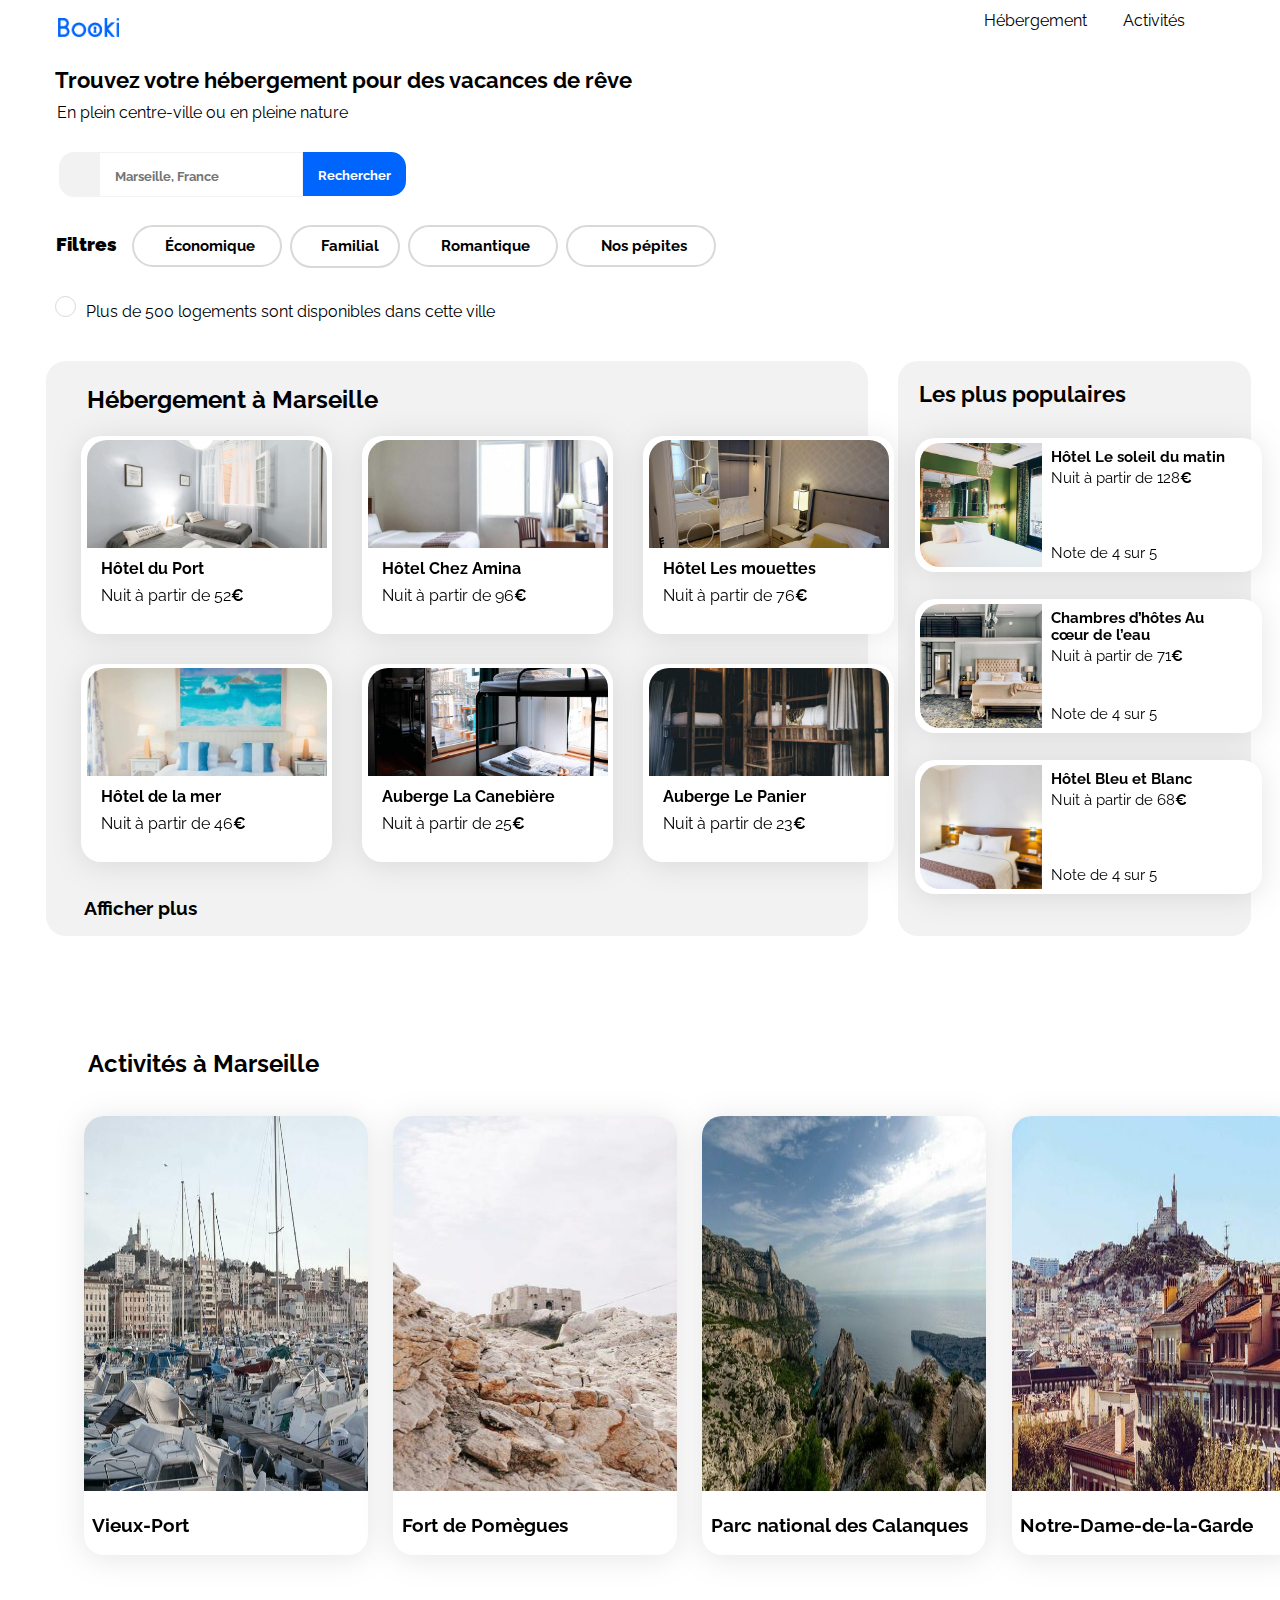
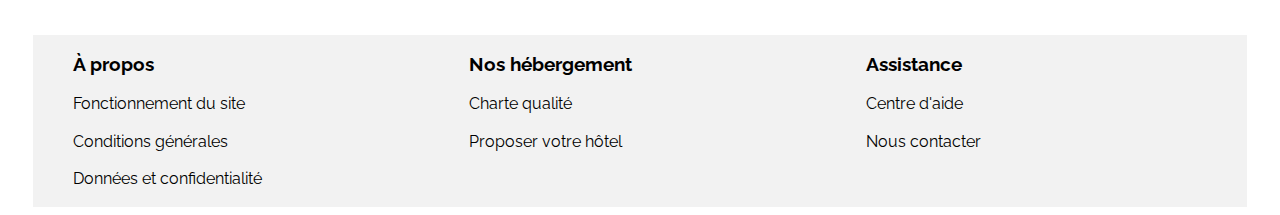
<file: index.html>
<!DOCTYPE html>
<html lang="fr">

<head>
    <meta charset="UTF-8">
    <meta name="viewport" content="width=device-width, initial-scale=1.0">
    <title>Booki</title>
    <link rel="preconnect" href="https://fonts.googleapis.com">
    <link rel="preconnect" href="https://fonts.gstatic.com" crossorigin>
    <link href="https://fonts.googleapis.com/css2?family=Raleway:wght@400;500;700&display=swap" rel="stylesheet">
    <link rel="stylesheet" href="https://cdnjs.cloudflare.com/ajax/libs/font-awesome/6.2.1/css/all.min.css"
        integrity="sha512-MV7K8+y+gLIBoVD59lQIYicR65iaqukzvf/nwasF0nqhPay5w/9lJmVM2hMDcnK1OnMGCdVK+iQrJ7lzPJQd1w=="
        crossorigin="anonymous" referrerpolicy="no-referrer" />
        <link href="https://fonts.googleapis.com/css2?family=Poppins:wght@700&display=swap" rel="stylesheet">
    <link rel="stylesheet" href="./css/style.css">

</head>

<body>
<header>
<nav> 
    <div class="logo">
        <img class="logo"   src="images/logo/Booki@3x.png" alt="logobooki">
    </div>
           <ul class="nav-links">
            <li> <a class="hebergementss" href="#title-hebergements">Hébergement</a></li>
            <li ><a class="activitess" href="#Activités">Activités</a></li>
        </ul>


</nav>
          <section>
                <h1>Trouvez votre hébergement pour des vacances de rêve</h1>
                <p class="soustitres"> En plein centre-ville ou en pleine nature</p>

                <form action="#" method="#">
                    <i class="fas fa-map-marker-alt"></i>
                    <input type="text" id="search" name="search" placeholder="Marseille, France">

                <div class="recherche-button">
                    <button type="submit" class="button"><strong>Rechercher</strong> 
                    <strong class="search-text"></strong>
                    <i class="fas fa-search search-icon"></i>
                </button>
                 </div>
                </form>
               
                
                <div class="filter-header">
                    <h2 class="filter-title"><strong>Filtres</strong></h2>
                    <ul class="filters">
                        <li><button class="economique"> <i class="fa-solid fa-money-bill-wave"></i><strong>Économique</strong></button></li>
                        <li><button class="Familial"> <i class="fa-solid fa-person"></i><strong>Familial</strong> </button></li>
                        <li><button class="romantique"><i class="fas fa-heart"> </i><strong>Romantique</strong></button></li>
                        <li><button class="nospepites"><i class="fas fa-fire"> </i><strong>Nos pépites</strong></button></li>
                    </ul>
                </div>
                <p class="soustitress"><i class="fa-solid fa-info"></i>Plus de 500 logements sont disponibles dans cette ville</p>
           </section>

</header>

    <div class="main-container">

        <main>
            <div class="hebergements-and-populaires">
                
                <section class="hebergements">
                    <div class="hebergements-title">
                        <h2 id="title-hebergements" class="section-titlemarseille">Hébergement à Marseille</h2>
                    </div>
                    
                    <div class="hebergements-cards">
                  
                      <a href="#">
                        <article class="card">
                          <img src="images/hebergements/hotelduport.jpg" alt="Image de la chambre d'hôtel montrant un lit">
                          <div class="card-content">
                            <div class="card-txt">
                              <h3 class="card-title">Hôtel du Port</h3>
                              <p class="card-subtitle">Nuit à partir de 52<span class="euro">€</span></p>
                              <div class="card-rating">
                                <i class="fa-xs fa-solid fa-star"></i>
                                <i class="fa-xs fa-solid fa-star"></i>
                                <i class="fa-xs fa-solid fa-star"></i>
                                <i class="fa-xs fa-solid fa-star"></i>
                                <i class="fa-xs fa-solid fa-star neutral-star"></i>
                              </div>
                            </div>
                          </div>
                        </article>
                      </a>
                  
                      <a href="#">
                        <article class="card">
                          <img src="images/hebergements/hotelchezamina.jpg" alt="Image de la chambre d'hôtel montrant un lit">
                          <div class="card-content">
                            <div class="card-txt">
                              <h3 class="card-title">Hôtel Chez Amina</h3>
                              <p class="card-subtitle">Nuit à partir de 96<span class="euro">€</span></p>
                              <div class="card-rating">
                                <i class="fa-xs fa-solid fa-star"></i>
                                <i class="fa-xs fa-solid fa-star"></i>
                                <i class="fa-xs fa-solid fa-star"></i>
                                <i class="fa-xs fa-solid fa-star"></i>
                                <i class="fa-xs fa-solid fa-star neutral-star"></i>
                              </div>
                            </div>
                          </div>
                        </article>
                      </a>
                  
                      <a href="#">
                        <article class="card">
                          <img src="images/hebergements/hotellesmouettes.jpg" alt="Image de la chambre d'hôtel montrant un lit">
                          <div class="card-content">
                            <div class="card-txt">
                              <h3 class="card-title">Hôtel Les mouettes</h3>
                              <p class="card-subtitle">Nuit à partir de 76<span class="euro">€</span></p>
                              <div class="card-rating">
                                <i class="fa-xs fa-solid fa-star"></i>
                                <i class="fa-xs fa-solid fa-star"></i>
                                <i class="fa-xs fa-solid fa-star"></i>
                                <i class="fa-xs fa-solid fa-star"></i>
                                <i class="fa-xs fa-solid fa-star neutral-star"></i>
                              </div>
                            </div>
                          </div>
                        </article>
                      </a>
                  
                      <a href="#">
                        <article class="card">
                          <img src="images/hebergements/hoteldelamer.jpg" alt="Image de la chambre d'hôtel montrant un lit">
                          <div class="card-content">
                            <div class="card-txt">
                              <h3 class="card-title">Hôtel de la mer</h3>
                              <p class="card-subtitle">Nuit à partir de 46<span class="euro">€</span></p>
                              <div class="card-rating">
                                <i class="fa-xs fa-solid fa-star"></i>
                                <i class="fa-xs fa-solid fa-star"></i>
                                <i class="fa-xs fa-solid fa-star"></i>
                                <i class="fa-xs fa-solid fa-star"></i>
                                <i class="fa-xs fa-solid fa-star neutral-star"></i>
                              </div>
                            </div>
                          </div>
                        </article>
                      </a>
                  
                      <a href="#">
                        <article class="card">
                          <img src="images/hebergements/aubergelacanebiere.jpg" alt="Image de la chambre d'hôtel montrant un lit">
                          <div class="card-content">
                            <div class="card-txt">
                              <h3 class="card-title">Auberge La Canebière</h3>
                              <p class="card-subtitle">Nuit à partir de 25<span class="euro">€</span></p>
                              <div class="card-rating">
                                <i class="fa-xs fa-solid fa-star"></i>
                                <i class="fa-xs fa-solid fa-star"></i>
                                <i class="fa-xs fa-solid fa-star"></i>
                                <i class="fa-xs fa-solid fa-star"></i>
                                <i class="fa-xs fa-solid fa-star neutral-star"></i>
                              </div>
                            </div>
                          </div>
                        </article>
                      </a>
                  
                      <a href="#">
                        <article class="card">
                          <img src="images/hebergements/aubergelepanier.jpg" alt="Image de la chambre d'hôtel montrant plusieurs lits">
                          <div class="card-content">
                            <div class="card-txt">
                              <h3 class="card-title">Auberge Le Panier</h3>
                              <p class="card-subtitle">Nuit à partir de 23<span class="euro">€</span></p>
                              <div class="card-rating">
                                <i class="fa-xs fa-solid fa-star"></i>
                                <i class="fa-xs fa-solid fa-star"></i>
                                <i class="fa-xs fa-solid fa-star"></i>
                                <i class="fa-xs fa-solid fa-star"></i>
                                <i class="fa-xs fa-solid fa-star neutral-star"></i>
                              </div>
                            </div>
                          </div>
                        </article>
                      </a>
                  
                    </div>
                    <div class="afficher-plustitle">
                        <h2 class="afficher-plus">Afficher plus</h2>
                        </div>
                  </section>

        
                
                    <section class="populaires">
                        <div class="populaires-title">
                            <h2 class="section-title">Les plus populaires</h2>
                            <i class="fa-solid fa-chart-line" aria-hidden="true"></i>
                        </div>
                        <div class="populaires-cards">
                            <a href="#">
                                <article class="card">
                                    <img src="images/hebergements/hotellesoleildumatin.jpg" alt="Image de la chambre d'hôtel montrant un lit et une fenêtre">
                                    <div class="card-content">
                                        <div class="card-txt">
                                            <h3 class="card-title">Hôtel Le soleil du matin</h3>
                                            <p class="card-subtitle">Nuit à partir de 128<span class="euro">€</span></p>
                                        </div>
                                        <div class="card-rating">
                                            <i class="fa-xs fa-solid fa-star" aria-hidden="true"></i>
                                            <i class="fa-xs fa-solid fa-star" aria-hidden="true"></i>
                                            <i class="fa-xs fa-solid fa-star" aria-hidden="true"></i>
                                            <i class="fa-xs fa-solid fa-star" aria-hidden="true"></i>
                                            <i class="fa-xs fa-solid fa-star neutral-star" aria-hidden="true"></i>
                                            <span class="sr-only">Note de 4 sur 5</span>
                                        </div>
                                    </div>
                                </article>
                            </a>
        
                            <a href="#">
                                <article class="card">
                                    <img src="images/hebergements/chambredhotedeleau.jpg" alt="Image de la chambre d'hôtel montrant un lit et le salon">
                                    <div class="card-content">
                                        <div class="card-txt">
                                            <h3 class="card-title">Chambres d’hôtes Au cœur de l’eau</h3>
                                            <p class="card-subtitle">Nuit à partir de 71<span class="euro">€</span></p>
                                        </div>
                                        <div class="card-rating">
                                            <i class="fa-xs fa-solid fa-star" aria-hidden="true"></i>
                                            <i class="fa-xs fa-solid fa-star" aria-hidden="true"></i>
                                            <i class="fa-xs fa-solid fa-star" aria-hidden="true"></i>
                                            <i class="fa-xs fa-solid fa-star" aria-hidden="true"></i>
                                            <i class="fa-xs fa-solid fa-star neutral-star" aria-hidden="true"></i>
                                            <span class="sr-only">Note de 4 sur 5</span>
                                        </div>
                                    </div>
                                </article>
                            </a>
        
                            <a href="#">
                                <article class="card">
                                    <img src="images/hebergements/hotelbleuetblanc.jpg" alt="Image de la chambre d'hôtel montrant un lit">
                                    <div class="card-content">
                                        <div class="card-txt">
                                            <h3 class="card-title">Hôtel Bleu et Blanc</h3>
                                            <p class="card-subtitle">Nuit à partir de 68<span class="euro">€</span></p>
                                        </div>
                                        <div class="card-rating">
                                            <i class="fa-xs fa-solid fa-star" aria-hidden="true"></i>
                                            <i class="fa-xs fa-solid fa-star" aria-hidden="true"></i>
                                            <i class="fa-xs fa-solid fa-star" aria-hidden="true"></i>
                                            <i class="fa-xs fa-solid fa-star" aria-hidden="true"></i>
                                            <i class="fa-xs fa-solid fa-star neutral-star" aria-hidden="true"></i>
                                            <span class="sr-only">Note de 4 sur 5</span>
                                        </div>
                                    </div>
                                </article>
                            </a>
                        </div>
                    </section>
                </div>
            </div> 
            <h2 id="Activités" class="section-titlemarseille">Activités à Marseille</h2>
            <section class="activitesamarseille">
                <div class="activites-cardsmarseille">
                    <a href="#">
                        <article class="cardmarseille">
                            <img src="images/activites/vieuxport.jpg" alt="Image du vieuxport de Marseille">
                            <div class="card-contentmarseille">
                                <div class="card-txtmarseille">
                                    <h3 class="card-titlemarseille">Vieux-Port</h3>
                                </div>
                            </div>
                        </article>
                    </a>
                </div>
            
                <div class="activites-cardsmarseille">
                    <a href="#">
                        <article class="cardmarseille">
                            <img src="images/activites/fortdepomegues.jpg" alt="Image du Fort de Pomègues">
                            <div class="card-contentmarseille">
                                <div class="card-txtmarseille">
                                    <h3 class="card-titlemarseille">Fort de Pomègues</h3>
                                </div>
                            </div>
                        </article>
                    </a>
                </div>
            
                <div class="activites-cardsmarseille">
                    <a href="#">
                        <article class="cardmarseille">
                            <img src="images/activites/parcnationaldescalanques.jpg" alt="Image du parc national des calanques de Marseille">
                            <div class="card-contentmarseille">
                                <div class="card-txtmarseille">
                                    <h3 class="card-titlemarseille">Parc national des Calanques</h3>
                                </div>
                            </div>
                        </article>
                    </a>
                </div> 
                <div class="activites-cardsmarseille">
                    <a href="#">
                        <article class="cardmarseille">
                            <img src="images/activites/notredame.jpg" alt="Image de la ville avec en fond Notre-Dame-de-la-Garde">
                            <div class="card-contentmarseille">
                                <div class="card-txtmarseille">
                                    <h3 class="card-titlemarseille">Notre-Dame-de-la-Garde</h3>
                                </div>
                            </div>
                        </article>
                    </a>
                </div>


            </section>
                        


                                    
        </main>
        
        <footer>

            <div class="footer-container">
                <article>
                <h3>À propos</h3>
                <ul>
                    <li>Fonctionnement du site </li>
                    <li>Conditions générales </li>
                    <li>Données et confidentialité</li>
                </ul>
                </article>
                </div>

                <div class="footer-container">
                    <article>
                <h3> Nos hébergement</h3>
                <ul> 
                    <li>Charte qualité</li>
                    <li>Proposer votre hôtel</li>
                </ul>  
                </article>  
                </div>

                <div class="footer-container">
                    <article>
                <h3>Assistance</h3>
                <ul>
                    <li>Centre d'aide</li>
                    <li>Nous contacter</li>
                </ul>
                </article>
                </div>
        </footer>
    
</body>

</html>
</file>
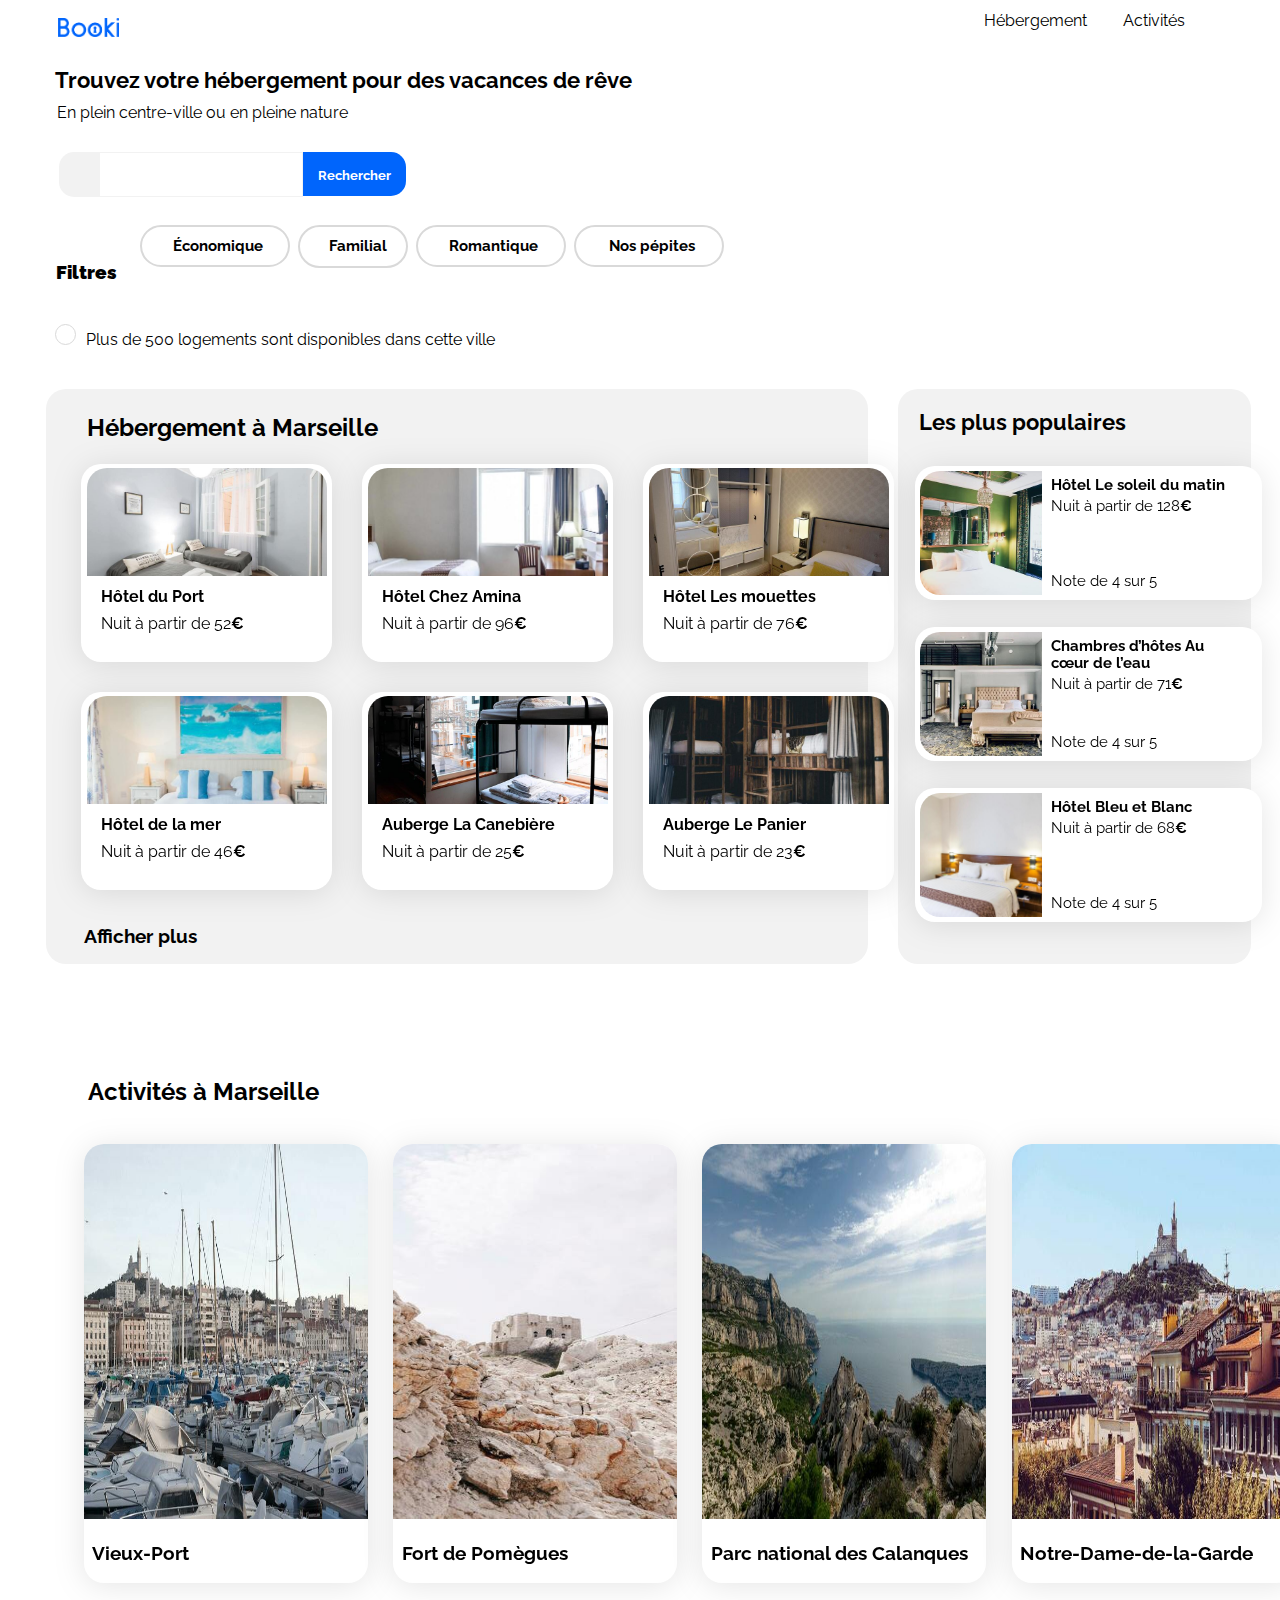
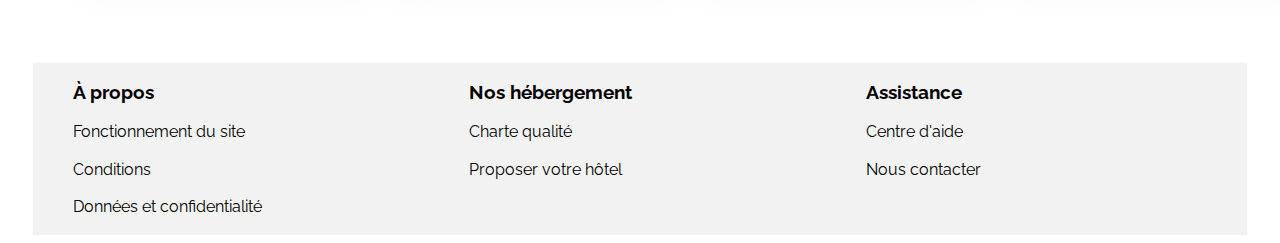
<file: booki-starter-code-master/index.html>
<!DOCTYPE html>
<html lang="fr">

<head>
    <meta charset="UTF-8">
    <meta name="viewport" content="width=device-width, initial-scale=1.0">
    <title>Booki</title>
    <link rel="preconnect" href="https://fonts.googleapis.com">
    <link rel="preconnect" href="https://fonts.gstatic.com" crossorigin>
    <link href="https://fonts.googleapis.com/css2?family=Raleway:wght@400;500;700&display=swap" rel="stylesheet">
    <link rel="stylesheet" href="https://cdnjs.cloudflare.com/ajax/libs/font-awesome/6.2.1/css/all.min.css"
        integrity="sha512-MV7K8+y+gLIBoVD59lQIYicR65iaqukzvf/nwasF0nqhPay5w/9lJmVM2hMDcnK1OnMGCdVK+iQrJ7lzPJQd1w=="
        crossorigin="anonymous" referrerpolicy="no-referrer" />
    <link rel="stylesheet" href="./css/style.css">

</head>

<body>
<header>
<nav> 
    <div class="logo">
        <img class="logo"   src="images/logo/Booki@3x.png" alt="logobooki">
    </div>
           <ul class="nav-links">
            <li> <a class="hebergementss" href="#title-hebergements">Hébergement</a></li>
            <li ><a class="activitess" href="#Activités">Activités</a></li>
        </ul>


</nav>
          <section>
                <h1>Trouvez votre hébergement pour des vacances de rêve</h1>
                <p class="soustitres"> En plein centre-ville ou en pleine nature</p>

                <form action="#" method="#">
                    <i class="fas fa-map-marker-alt"></i>
                    <input type="text" id="search" name="search" placeholder="">

                <div class="recherche-button">
                    <button type="submit" class="button"><strong>Rechercher</strong> 
                    <strong class="search-text"></strong>
                    <i class="fas fa-search search-icon"></i>
                </button>
                 </div>
                </form>
               
                
                <div class="filter-header">
                   
                    <ul class="filters">
                        <h2 class="filter-title"><strong>Filtres</strong></h2>
                        <li><button class="economique"> <i class="fa-solid fa-money-bill-wave"></i><strong>Économique</strong></button></li>
                        <li><button class="Familial"> <i class="fa-solid fa-person"></i><strong>Familial</strong> </button></li>
                        <li><button class="romantique"><i class="fas fa-heart"> </i><strong>Romantique</strong></button></li>
                        <li><button class="nospepites"><i class="fas fa-fire"> </i><strong>Nos pépites</strong></button></li>
                    </ul>
                </div>
                <p class="soustitress"><i class="fa-solid fa-info"></i>Plus de 500 logements sont disponibles dans cette ville</p>
           </section>

</header>

    <div class="main-container">

        <main>
            <div class="hebergements-and-populaires">
                
                <section class="hebergements">
                    <div class="hebergements-title">
                        <h2 id="title-hebergements" class="section-titlemarseille">Hébergement à Marseille</h2>
                    </div>
                    
                    <div class="hebergements-cards">
                  
                      <a href="#">
                        <article class="card">
                          <img src="images/hebergements/hotelduport.jpg" alt="Image de la chambre d'hôtel montrant un lit">
                          <div class="card-content">
                            <div class="card-txt">
                              <h3 class="card-title">Hôtel du Port</h3>
                              <p class="card-subtitle">Nuit à partir de 52<span class="euro">€</span></p>
                              <div class="card-rating">
                                <i class="fa-xs fa-solid fa-star"></i>
                                <i class="fa-xs fa-solid fa-star"></i>
                                <i class="fa-xs fa-solid fa-star"></i>
                                <i class="fa-xs fa-solid fa-star"></i>
                                <i class="fa-xs fa-solid fa-star neutral-star"></i>
                              </div>
                            </div>
                          </div>
                        </article>
                      </a>
                  
                      <a href="#">
                        <article class="card">
                          <img src="images/hebergements/hotelchezamina.jpg" alt="Image de la chambre d'hôtel montrant un lit">
                          <div class="card-content">
                            <div class="card-txt">
                              <h3 class="card-title">Hôtel Chez Amina</h3>
                              <p class="card-subtitle">Nuit à partir de 96<span class="euro">€</span></p>
                              <div class="card-rating">
                                <i class="fa-xs fa-solid fa-star"></i>
                                <i class="fa-xs fa-solid fa-star"></i>
                                <i class="fa-xs fa-solid fa-star"></i>
                                <i class="fa-xs fa-solid fa-star"></i>
                                <i class="fa-xs fa-solid fa-star neutral-star"></i>
                              </div>
                            </div>
                          </div>
                        </article>
                      </a>
                  
                      <a href="#">
                        <article class="card">
                          <img src="images/hebergements/hotellesmouettes.jpg" alt="Image de la chambre d'hôtel montrant un lit">
                          <div class="card-content">
                            <div class="card-txt">
                              <h3 class="card-title">Hôtel Les mouettes</h3>
                              <p class="card-subtitle">Nuit à partir de 76<span class="euro">€</span></p>
                              <div class="card-rating">
                                <i class="fa-xs fa-solid fa-star"></i>
                                <i class="fa-xs fa-solid fa-star"></i>
                                <i class="fa-xs fa-solid fa-star"></i>
                                <i class="fa-xs fa-solid fa-star"></i>
                                <i class="fa-xs fa-solid fa-star neutral-star"></i>
                              </div>
                            </div>
                          </div>
                        </article>
                      </a>
                  
                      <a href="#">
                        <article class="card">
                          <img src="images/hebergements/hoteldelamer.jpg" alt="Image de la chambre d'hôtel montrant un lit">
                          <div class="card-content">
                            <div class="card-txt">
                              <h3 class="card-title">Hôtel de la mer</h3>
                              <p class="card-subtitle">Nuit à partir de 46<span class="euro">€</span></p>
                              <div class="card-rating">
                                <i class="fa-xs fa-solid fa-star"></i>
                                <i class="fa-xs fa-solid fa-star"></i>
                                <i class="fa-xs fa-solid fa-star"></i>
                                <i class="fa-xs fa-solid fa-star"></i>
                                <i class="fa-xs fa-solid fa-star neutral-star"></i>
                              </div>
                            </div>
                          </div>
                        </article>
                      </a>
                  
                      <a href="#">
                        <article class="card">
                          <img src="images/hebergements/aubergelacanebiere.jpg" alt="Image de la chambre d'hôtel montrant un lit">
                          <div class="card-content">
                            <div class="card-txt">
                              <h3 class="card-title">Auberge La Canebière</h3>
                              <p class="card-subtitle">Nuit à partir de 25<span class="euro">€</span></p>
                              <div class="card-rating">
                                <i class="fa-xs fa-solid fa-star"></i>
                                <i class="fa-xs fa-solid fa-star"></i>
                                <i class="fa-xs fa-solid fa-star"></i>
                                <i class="fa-xs fa-solid fa-star"></i>
                                <i class="fa-xs fa-solid fa-star neutral-star"></i>
                              </div>
                            </div>
                          </div>
                        </article>
                      </a>
                  
                      <a href="#">
                        <article class="card">
                          <img src="images/hebergements/aubergelepanier.jpg" alt="Image de la chambre d'hôtel montrant plusieurs lits">
                          <div class="card-content">
                            <div class="card-txt">
                              <h3 class="card-title">Auberge Le Panier</h3>
                              <p class="card-subtitle">Nuit à partir de 23<span class="euro">€</span></p>
                              <div class="card-rating">
                                <i class="fa-xs fa-solid fa-star"></i>
                                <i class="fa-xs fa-solid fa-star"></i>
                                <i class="fa-xs fa-solid fa-star"></i>
                                <i class="fa-xs fa-solid fa-star"></i>
                                <i class="fa-xs fa-solid fa-star neutral-star"></i>
                              </div>
                            </div>
                          </div>
                        </article>
                      </a>
                  
                    </div>
                  <div class="afficher-plustitle">
                    <h2 class="afficher-plus">Afficher plus</h2>
                    </div>
                  </section>

        
                
                    <section class="populaires">
                        <div class="populaires-title">
                            <h2 class="section-title">Les plus populaires</h2>
                            <i class="fa-solid fa-chart-line" aria-hidden="true"></i>
                        </div>
                        <div class="populaires-cards">
                            <a href="#">
                                <article class="card">
                                    <img src="images/hebergements/hotellesoleildumatin.jpg" alt="Image de la chambre d'hôtel montrant un lit et une fenêtre">
                                    <div class="card-content">
                                        <div class="card-txt">
                                            <h3 class="card-title">Hôtel Le soleil du matin</h3>
                                            <p class="card-subtitle">Nuit à partir de 128<span class="euro">€</span></p>
                                        </div>
                                        <div class="card-rating">
                                            <i class="fa-xs fa-solid fa-star" aria-hidden="true"></i>
                                            <i class="fa-xs fa-solid fa-star" aria-hidden="true"></i>
                                            <i class="fa-xs fa-solid fa-star" aria-hidden="true"></i>
                                            <i class="fa-xs fa-solid fa-star" aria-hidden="true"></i>
                                            <i class="fa-xs fa-solid fa-star neutral-star" aria-hidden="true"></i>
                                            <span class="sr-only">Note de 4 sur 5</span>
                                        </div>
                                    </div>
                                </article>
                            </a>
        
                            <a href="#">
                                <article class="card">
                                    <img src="images/hebergements/chambredhotedeleau.jpg" alt="Image de la chambre d'hôtel montrant un lit et le salon">
                                    <div class="card-content">
                                        <div class="card-txt">
                                            <h3 class="card-title">Chambres d’hôtes Au cœur de l’eau</h3>
                                            <p class="card-subtitle">Nuit à partir de 71<span class="euro">€</span></p>
                                        </div>
                                        <div class="card-rating">
                                            <i class="fa-xs fa-solid fa-star" aria-hidden="true"></i>
                                            <i class="fa-xs fa-solid fa-star" aria-hidden="true"></i>
                                            <i class="fa-xs fa-solid fa-star" aria-hidden="true"></i>
                                            <i class="fa-xs fa-solid fa-star" aria-hidden="true"></i>
                                            <i class="fa-xs fa-solid fa-star neutral-star" aria-hidden="true"></i>
                                            <span class="sr-only">Note de 4 sur 5</span>
                                        </div>
                                    </div>
                                </article>
                            </a>
        
                            <a href="#">
                                <article class="card">
                                    <img src="images/hebergements/hotelbleuetblanc.jpg" alt="Image de la chambre d'hôtel montrant un lit">
                                    <div class="card-content">
                                        <div class="card-txt">
                                            <h3 class="card-title">Hôtel Bleu et Blanc</h3>
                                            <p class="card-subtitle">Nuit à partir de 68<span class="euro">€</span></p>
                                        </div>
                                        <div class="card-rating">
                                            <i class="fa-xs fa-solid fa-star" aria-hidden="true"></i>
                                            <i class="fa-xs fa-solid fa-star" aria-hidden="true"></i>
                                            <i class="fa-xs fa-solid fa-star" aria-hidden="true"></i>
                                            <i class="fa-xs fa-solid fa-star" aria-hidden="true"></i>
                                            <i class="fa-xs fa-solid fa-star neutral-star" aria-hidden="true"></i>
                                            <span class="sr-only">Note de 4 sur 5</span>
                                        </div>
                                    </div>
                                </article>
                            </a>
                        </div>
                    </section>
                </div>
            </div> 
            <h2 id="Activités" class="section-titlemarseille">Activités à Marseille</h2>
            <section class="activitesamarseille">
                <div class="activites-cardsmarseille">
                    <a href="#">
                        <article class="cardmarseille">
                            <img src="images/activites/vieuxport.jpg" alt="Image du vieuxport de Marseille">
                            <div class="card-contentmarseille">
                                <div class="card-txtmarseille">
                                    <h3 class="card-titlemarseille">Vieux-Port</h3>
                                </div>
                            </div>
                        </article>
                    </a>
                </div>
            
                <div class="activites-cardsmarseille">
                    <a href="#">
                        <article class="cardmarseille">
                            <img src="images/activites/fortdepomegues.jpg" alt="Image du Fort de Pomègues">
                            <div class="card-contentmarseille">
                                <div class="card-txtmarseille">
                                    <h3 class="card-titlemarseille">Fort de Pomègues</h3>
                                </div>
                            </div>
                        </article>
                    </a>
                </div>
            
                <div class="activites-cardsmarseille">
                    <a href="#">
                        <article class="cardmarseille">
                            <img src="images/activites/parcnationaldescalanques.jpg" alt="Image du parc national des calanques de Marseille">
                            <div class="card-contentmarseille">
                                <div class="card-txtmarseille">
                                    <h3 class="card-titlemarseille">Parc national des Calanques</h3>
                                </div>
                            </div>
                        </article>
                    </a>
                </div> 
                <div class="activites-cardsmarseille">
                    <a href="#">
                        <article class="cardmarseille">
                            <img src="images/activites/notredame.jpg" alt="Image de la ville avec en fond Notre-Dame-de-la-Garde">
                            <div class="card-contentmarseille">
                                <div class="card-txtmarseille">
                                    <h3 class="card-titlemarseille">Notre-Dame-de-la-Garde</h3>
                                </div>
                            </div>
                        </article>
                    </a>
                </div>


            </section>
                        


                                    
        </main>
        
        <footer>

            <div class="footer-container">
                <article>
                <h3>À propos</h3>
                <ul>
                    <li>Fonctionnement du site </li>
                    <li>Conditions </li>
                    <li>Données et confidentialité</li>
                </ul>
                </article>
                </div>

                <div class="footer-container">
                    <article>
                <h3> Nos hébergement</h3>
                <ul> 
                    <li>Charte qualité</li>
                    <li>Proposer votre hôtel</li>
                </ul>  
                </article>  
                </div>

                <div class="footer-container">
                    <article>
                <h3>Assistance</h3>
                <ul>
                    <li>Centre d'aide</li>
                    <li>Nous contacter</li>
                </ul>
                </article>
                </div>
        </footer>
    
</body>

</html>
</file>
<file: css/style.css>
/****** General ***********/
* {
    font-family: 'Raleway', sans-serif;
} 

html {
    scroll-behavior: smooth;
}

:root {
    --main-color: #0065FC;
    --main-bg-color: #F2F2F2;
    --filter-bg-color: #DEEBFF;
}

.fa-solid {
    color: var(--main-color);
    padding-right: 0px;
}

body {
    max-width: 1440px;
}

.main-container {
    width: 100%;
    max-width: 1400px;
    /* margin: 0 auto; */
    /* padding: 30px; */
}

a {
    color: inherit;
    text-decoration: none;
}

.section-title {
    font-size: 22px;
}

.card {
    background-color: white;
    border-radius: 20px;
    padding: 5px;
    filter: drop-shadow(0px 3px 15px rgba(0, 0, 0, 0.1));
}

.card img {
    object-fit: cover;
}

.card-title {
    font-size: 16px;
}

.euro {
    font-weight: 700;
}

.neutral-star {
    color: var(--main-bg-color)
}

/****** Hebergements And Populaires ***********/
.hebergements-and-populaires {
    display: flex;
    gap: 30px;
    height: 575px;
    margin-bottom: 9%;
}
.hebergements-and-populaires section {
    background-color: var(--main-bg-color);
    border-radius: 20px;
}
div.populaires-title h2 {
    /* align-items: center; */
    margin-top: 10px;
    /* width: fit-content; */
}

.populaires-cards .card {
    display: flex;
    margin-top: 27px;
    width: 100%;
    padding-right: 4%;
}

.populaires-cards img {
    width: 37%;
    height: 124px;
    border-top-left-radius: 20px;
    border-bottom-left-radius: 20px;
    object-fit: cover;
}

.populaires-cards .card-content {
    width: 60%;
    padding-left: 9px;
    display: flex;
    flex-direction: column;
    justify-content: space-between;
    box-sizing: border-box;
    font-size: 15px;
}

.populaires-cards .card-title {
    margin-top: 5px;
    margin-bottom: 4px;
    font-size: 14.6px;
}

.populaires-cards .card-subtitle {
    margin-left:0px;
}

.populaires-cards .card-rating {
    margin-bottom: 5px;
}
/* à partir de la je prend la main */

nav {
    display: flex;
    width: 96%;
    max-width: 1440px;
    justify-content: space-between;
}
.logo {
    width: 61px;
    margin-left: 25px;
    margin-top: 5px;
    height: 19px;
}

.nav-links {
    display: flex;
    justify-content: center;
    gap: 36px;
    list-style: none;
    padding: 0px;
    margin: 0px;
    margin-right: 3%;
}
.hebergementss {
    display: inline-block;
    /* padding-bottom: 5px; */
    transition: color 0.3s ease-in-out;
    width: fit-content;
    position: relative;
    padding-top: 3px;
}

a.hebergementss:hover::before {
    width: 110%;
}

.activitess {
    display: inline-block;
    position: relative;
    border-top: 3px solid transparent;
    transition: border-color 0.3s ease;
} 

.activitess:hover { 
    color: #0065FC;

}

.hebergementss:hover { 
    color: #0065FC;

}

.hebergementss::before {
    content: "";
    position: absolute;
    width: 0%;
    height: 3px;
    background-color: blue;
    top: -10px;
    left: -1px;
    transition: width 0.3s ease-in-out;}

.activitess::before {
    content: "";
    position:absolute;
    left: -7%;            
    background-color: blue;
    top: -15px;
    transition:transform 0.3s ease;
    height: 5px;
    transform:scaleX(0);
    transform-origin:right;
    }

.activitess:hover::before {
    width: 128%;
    transform:scaleX(1)
}

h2.filter-title {
    font-size: 19px;
    padding-top: 20px;
    margin-left: 48px;
    padding-right: 15px;
}

li {
    height: 14px;
} 
form {
    display: flex;
    margin: 0px 0px 0px 21px;
}

.recherche-button button  {border-top-right-radius: 15px;border-bottom-right-radius:15px;background:#0065FC;color:white;padding: 15px 15px 13px 15px;border: 1px;} 


.search-icon, .search-text {
    display: none; /* Cache la loupe */

}

i.fas.fa-map-marker-alt {
    border-top-left-radius: 15px;
    border-bottom-left-radius: 15px;
    background: #F2F2F2;
    border: 1px #F2F2F2;
    margin: 0px 0px 0px 30px;
    padding: 14px 20px 15px 20px;
} 
input#search {
    border: solid 1px #F2F2F2;
    padding: 15px 15px 15px 15px;
    font-weight: bolder;
} 

h1 {margin: 35px 0px 0px 47px;font-size: 22px;}

.soustitres {
    margin: 10px 0px 30px 49px;
}
p.filter-title {
    margin-right: 20px;
    margin-top: 1%;
}
ul.filters {
    display: flex;
    gap: 8px;
    list-style: none;
    margin: 28px 0px 0px 0px;
    padding: 0px;
}

ul.filters button {
    width: 150px;
    justify-content: center;
    font-size: 15px;
    padding-left: 17px;
}   


button.economique {
    display: flex;
    border: 2px solid #D9D9D9;
    border-radius: 25px;
    padding: 10px 20px 10px 10px;
    background-color: white;
}

button.Familial {
    border: 2px solid #D9D9D9;
    border-radius: 25px;
    padding: 10px 10px 10px 10px;
    display: flex;
    background-color: white;
}

i.fas.fa-solid.fa-money-bill-wave {
    display: flex;
    align-items: center;
    justify-content: flex-start;
    gap: 8px;
    padding-right: 8px;
    color: blue;
    padding-left: 6px;
    padding-right: 5px;
    margin-right: 6px;
}

.filter-header {
    margin-bottom: 25px;
    margin-left: 0px;
    display: flex;
}

i.fas.fa-solid.fa-person {
    color: blue;
    padding: 0px 9px 0px 10px;
}

button.romantique {
    border: 2px solid #D9D9D9;
    border-radius: 25px;
    display: flex;
    padding: 10px 19px;
    background-color: white;
}

i.fas.fa-heart {
    display: flex;
    padding-right: 7px;
    color: blue;
} 

button.nospepites {
    border: 2px solid #D9D9D9;
    border-radius: 25px;
    display: flex;
    padding: 10px 19px 10px 19px;
    background-color: white;
}
i.fas.fa-fire {
    display: flex;
    color: blue;
    margin-right: 7px;
}

button:hover{
   background-color: #DEEBFF;
   transition: all 0.3s ease-in-out;
} 
i.fa-solid.fa-info {
    display: inline-flex;
    align-items: center;
    width: 19px;
    height: 19px;
    border: 1px solid #D9D9D9;
    border-radius: 50%;
    justify-content: center;
    padding: inherit;
    margin-right: 10Px;
}

p.soustitress {
    font-size: 16px;
    margin-left: 47px;
}  

h2.afficher-plus {
    font-size: 19px;
    margin-bottom: 1px;
    margin-left: 30px;
    margin-top: 4%;
}

i.fa-solid.fa-money-bill-wave {
    padding-left: 1%;
    margin-left: 3%;
}

.economique strong {
    padding-left: 4%;
}
.Familial strong {
    padding-left: 5%;
}

button.Familial {
    padding: 10px 13px 11px 10px;
    gap: 2%;
    width: 110px!important;
    }

li {padding-left: 0%;}




/* a partir de la on inseres les hebergements */


.hebergements-cards {
    display: grid;
    grid-template-columns: repeat(3, 1fr);
    gap: 30px;
    padding: 2px;
    margin-left: 4%;
    width: 83%;
}

.hebergements-cards a {
    margin: 0px;
    width: fit-content;
}

section.hebergements .card {
    background-color: white;
    border-radius: 20px;
    padding: 0px;
    filter: drop-shadow(0px 3px 15px rgba(0, 0, 0, 0.1));
    padding-bottom: 44px;
    padding-top: 4px;
    padding-left: 6px;
    padding-right: 5px;
    width: 240px;
    height: 150px;
}
section.hebergements .card img {
    width: 100%;
    height: 108px;
    object-fit: cover;
    border-top-left-radius: 20px;
    border-top-right-radius: 20px;
} 
section.hebergements {
    width: 65%;
    margin-left: 3%;
    padding-left: 0px;
    padding-top: 0%;
    }
h2.section-titlemarseille {
    margin-top: 3%;
    padding-top: 0%;
    width: auto;
    margin-left: 80px;
}
div.hebergements-and-populaires h2.section-titlemarseille {
    margin-left: 5%;
}


p.card-subtitle span 
{margin: 0px;
    padding: 0%;
}

.hebergements .card-txt H3 {
    margin: 0px;
    width: 198px;
    padding: 1px;
    padding-left: 14px;
    padding-top: 7px;
}



.card-content {
    margin: 0px;
    padding: 0%;
}
.hebergements .card-rating {
    margin: 0px;
    padding-left: 15px;
    padding-bottom: 17px;
}

p.card-subtitle {
    padding-left: 14px;
    padding-bottom: 4px;
    padding-top: 0%;
    margin-top: 7px;
    margin-bottom: 0px;
}

.populaires-cards p.card-subtitle {
    padding-left: 0%;
    margin-top: AUTO;
} 

 section.populaires {
    width: 28%;
} 


h2.section-title {
    margin: 4px;
}

.populaires-title {
    margin: 0px;
    margin-left: 5%;
    margin-bottom: 0%;
    padding-bottom: 0%;
    /* width: fit-content; */
    display: flex;
    margin-top: 3%;
    white-space: nowrap;
}

i.fa-solid.fa-chart-line {
    width: fit-content;
    margin-left: 31%;
    margin-top: 4%;
}

.populaires-cards {
    width: 329px;
    padding: 34px;
    padding-top: 0%;
    padding-left: 5%;
} 


section.activitesamarseille {
    display: flex;
    width: 100%;
    gap: 0px;
    margin-top: 3%;
    margin-left: 4%;
}

.cardsmarseille img {
    width: 360px; /* la pas de classe à la base  */
}

.activites-cardsmarseille img {
    width: 284px;
    height: 375px;
    border-top-right-radius: 20px;
    border-top-left-radius: 20px;
}

.activites-cardsmarseille {
    margin-left: 2%;
    background-color: white;
    border-radius: 20px;
    padding: 0px;
    filter: drop-shadow(0px 3px 15px rgba(0, 0, 0, 0.1));
    padding-bottom: 0px;
    padding-top: 0px;
    padding-left: 0px;
    padding-right: 0px;
    height: fit-content;
}

.card-contentmarseille {
    margin-left: 3%; 

}


.afficher-plustitle {
    margin-left: 1%;
}

header {
    margin-bottom: 40px;
    max-width: 1440px;
}
 /* a partir de la on insere le footer */

 footer {
    display: flex;
    width: 96%;
    background-color: #F2F2F2;
    margin-top: 12%;
    margin-left: 2%;
    margin-right: 13%;
    justify-content: stretch;
    gap: 16%;
}

footer li {
    list-style: none;
    margin-bottom: 7%;
    font-weight: 400;
    text-align: left;
    width: 100%;
}

.footer-container h3 {
    width: 100%;
    margin-left: 40px;
    text-align: left;
} 

.footer-container {
    width: auto;
    margin-left: 0%;
    text-align: center;
} 
  form input#search {
    font-weight: bold;
    color: #000;
    padding-bottom: 12px;
  } 


/****** Media queries ***********/
/* Medium devices (tablets, less/equal than 1024px) */
@media (max-width: 1024px) {
    body {
    max-width:1024px!important; 
    }
    
    nav {
        gap: 0;
        padding:0px!important;
        width:100%;
        max-width:1024px!important;
    } header  {
        max-width:1024px;
        width:100%;
        margin-left:0vw!important;
        padding-left:0vw!important;
    }
    .logo {
        align-content:center;
        height:2vw;
        width:6vw;
        margin-left:1.5vw!important
    }
   .nav-links {
    font-size:16px;
    gap:50px;
    justify-content: flex-end !important;
   }
   header .nav-links{
        display: flex;
        justify-content: flex-end!important;
        align-items: center;
        line-height:0;
        padding-top: 1%!important;
    }
    
   .hebergementss::before, .activitess::before {
    content: "";
    position: absolute;
    height: 2.2px;
    background-color: #0065FC;
    width:99%!important;
    left: 0;
    right: 0;
    top: -1.1em;
    transform: scaleX(0);
    transform-origin: center;
    transition: transform 0.3s ease-in-out;
}

/* Effet au survol (desktop) */
.hebergementss:hover::before, .activitess:hover::before {
    transform: scaleX(1);
}

/* Effet au clic (mobile & tablette) */
.hebergementss:active::before, .activitess:active::before {
    transform: scaleX(1);
}

/* Désactivation après le clic pour éviter le blocage */
.hebergementss:focus::before, .activitess:focus::before {
    transform: scaleX(0);
}

/* Empêcher l'appui long de garder l'effet sur mobile */
.activitess::before{
    position:absolute;
    top:-1.2em;
    height:1px;
}
header h1 {
    font-size:1.1em; 
    margin-left:3vw;
    margin-top:5%;
} 
    .soustitres {
        margin-left:3vw;
    } 
    form {
        margin-left:0vw!important;
    }
    .filter-header {
        flex-direction:column;
    } 

    ul.filters {
        width:100%;
        margin-left:3vw!important;
        margin-top:0%!important;
        margin-bottom:3%!important;
        text-align:center!important;
        gap:2%;
    } h2.filter-title {
        margin-top:0%;
        padding-top:3%;
        margin-left:3vw;
        font-size:1em;
    }
    ul.filters button {
        width:15vw;
        max-width:120px;
        color:black;
        font-size:0.8em!important;
        display:flex;
        justify-content:center!important;
        gap:2%;
        white-space:nowrap;
    } 
    ul.filters button.Familial {
        width:97%!important; 
        padding-top:11%
        
    }
    ul.filters li {
        text-align:center!important;
        
    }
    ul.filters i {
        font-size:1.7vw;
    } 
        .soustitress {

            margin-left:3vw!important;
        }
    .main-container{
        flex-direction:column;
}      
    .hebergements-and-populaires {
        flex-direction:column;
        height:auto;
        width:100%;
}
    section.hebergements {
        width:96% !important;
    } 
    div.hebergements-and-populaires h2.section-titlemarseille {
        margin-left:3.5vw!important;
    }
    .hebergements {
        background-color:#F2F2F2;
        padding:0;
        margin-left:2vw!important;
    }
    .hebergements-cards {
       margin-left:1%!important;
       padding-left:3vw!important;
       grid-template-columns: repeat(0, 1fr);
       gap: 1.5rem;
       padding: 0%;
       margin:0 auto;
  }
  .hebergements-cards .card {
      width:26vw!important;
      max-width: 270px;
      min-width:200px;
      height: 16vw!important;
      min-height:125px;
      max-height:165px;
      line-height:1;
  } 

  .hebergements-cards .card h3 {
    font-size: 1rem; 
  }
  .hebergements-cards .card p {
    font-size: 1rem;
  }
  .hebergements-cards img {
    width: 100%;
    height: 12.5vw!important;
    object-fit: cover;
  }  
    h2.afficher-plus {
        margin-top:1vw!important;
    }
    
    .afficher-plustitle {
        display:flex;
        text-align:left!important;
        padding-bottom:2%;
        padding-top:0%!important;
        margin-left:0%!important;
    }
.populaires {
  display: flex;
  width: 98%!important;
  max-width: 1023px;
  margin-top: 2vw;
  margin-left: 1vw;
  margin-bottom:0%;
  flex-direction: column;
  box-sizing: border-box;
  background-color:#F2F2F2;
} 
.populaires-title {
  margin-left:2.8vw!important;
  text-align: center;
  width: 100%;
  padding:0px;
}  
 i.fa-solid.fa-chart-line {
    display:flex!important;
    align-items:flex-end!important;
    margin-left: 63vw;
}

    
.populaires-cards {
  display: flex;
  flex-direction: row;
  padding-left: 2%!important;
  align-items:start;
  gap: 4em!important;
  width: 97%;
  margin-top:2%;
  padding-right: 0em!important;
}
.populaires-cards .card {
    width: 20vw;
    min-width: 187px;
    max-width: 100%;
    height:auto;
    margin: 0;
    padding-left:0%!important;
    padding: 3px;
    padding-right: 25%;
} .populaires-cards h3 {
    font-size:15px!important;
    width:19vw;
}
  .populaires-cards .card-txt {
    font-size: 12px;
    width: 20vw;
} 
    .populaires-cards .card-content {
        width:100%!important;
    } 
    .populaires-cards .card-title {
        font-size:14px!important;
    }
    .populaires-cards img {
        width: 42%;
    } 
    .section-titlemarseille {
        margin-left:5% !important;
    } 

    section.activitesamarseille {
        gap:1.3vw!important;
        margin-top:8%;
        margin-left:3%!important;
    }
    section.activitesamarseille .activites-cardsmarseille {
        width:20vw!important;

    }
    section.activitesamarseille img {
        display:block;
        width:20vw;
        height:22vw;
        object-fit:cover;
    }
    section.activitesamarseille .card-contentmarseille {
        margin-top:1em!important;
        margin-left:1em;
        margin-bottom:2.3em;
        padding-top:0em !important;
        font-size:1.7vw;
        line-height:1;
        height:2vw;
        min-height:10px;
        max-height:2.5vw;

    } 
    footer {
        display:flex;
        width:95%!important;
        height:auto;
        margin-left: 3%!important;
    } 
    footer H3 {
        margin-left:10%!important;
    }
    footer ul {
        margin-left:10%;
        padding-left:0%!important;
        white-space:nowrap;
        width:18vw!important;
        max-width:220px!important;
        min-width:140px!important;
    }
        footer li {
            line-height:1;
            margin-bottom:13%!important;
        }
        }


/* 

/* 
   RESPONSIVE MOBILE (max-width: 768px)
    */

    @media screen and (max-width: 768px) {
        /* Conteneur principal */

        body {
            width:100%!important;
            max-width:768px!important; 
            margin:auto;
        } 
        
        .main-container {
          width:100%!important;
          box-sizing: border-box;
        }
      
        /* Header */ 
    header { 
        max-width:768px!important;
        width:100%;
        margin-left:0vw!important;
        padding-left:0vw!important;
    }
        nav {
          max-width:768px!important;
          width:100%!important;
          flex-direction: column;
          justify-content:center!important;
           align-items: center;
          
        }     header .nav-links {
            width:100%!important;
            justify-content:center!important;
            gap: 7.5em!important;
        }
    
        .logo {
            width: 17vw;
            height: 6vw;
            padding-bottom: 10vw;
            margin-left: 0vw!important;
        } 
        .hebergementss {
            margin-left:8vw;
        } 
        .activitess {
            margin-right:6vw;
        }
         .hebergementss::before, .activitess::before {
    content: "";
    position: absolute;
    height: 2px;
    background-color: #0065FC;
    width:100%!important;
    transform: scaleX(0);
    transform-origin:left!important;
    transition: transform 0.3s ease-in-out;
    top: 1.3em;
}
 .hebergementss::before {
     right: 47px!important;
     top: 1.3em!important;
     width:150%!important;
 } 
        a.hebergementss:hover::before {
        width: 374%!important;
        left: -239px;
 } 
         .activitess::before {
             top: 1.3em;
             width: 610%!important;
             left: -53px!important;
         } 

            header h1 {
                width:90%;
                font-size:1.3em
            }
        
        .search-text,.recherche-button strong {
            display: none; /* Cache le texte */
        }
        .search-icon {
            display: inline-block; /* Affiche la loupe*/
            font-size: 18px;
        }
       .search-text {
        display:none;
       }
        /* Barre de recherche */
        form {
          flex-direction: row;
          margin: 0 0 5% 0%;
          justify-content: center;
            max-width:730px;
            
        } 
        i.fas.fa-map-marker-alt {

            margin-left:0%!important;
        } 

        .recherche-button button {
            border-radius:15px;
            background-color: #0065FC;

        }
        
        .search-text {
          display:none;
        }
        .search-icon {
          display: inline-block;
          font-size: 18px;
        }
      
        /* TITRE "Filtres" */
        .filter-title {
          display: block;
          width: 100%;
          font-weight: bold;
          font-size: 18px;
          margin: 5% 0 2% 0%;
        }
      
        /* Filtres */
        .filters {
          display: flex;
          flex-wrap: wrap;
          justify-content: space-between;
          gap:0.6em!important;
          align-items: center!important;
        }
        .filters li {
          width: 45%;
          margin-bottom: 10%;
            max-width:500px;
        }
        ul.filters button {
            width:100%!important;
            max-width:500px!important;
            padding-bottom:0.8em!important;
            padding-top: 0.7em!important;
            gap:0.6em!important;
        } 
        ul.filters i {
            max-width:fit-content;
            font-size:5vw;
        } 

        p.soustitress  {
            display:flex;
            width:100%;
            font-size:0.9em;
            padding-right:1%;
        }
    
        /* Section hébergements/populaires */
        .hebergements-and-populaires {
          flex-direction: column-reverse;
        }
      
        section.hebergements,section.populaires {
            width: 100%!important;
            max-width:768px!important;
            margin-right: auto;
            background-color:#F2F2F2;
            height: auto!important;
        }
      section.hebergements {
          background-color:white;
      } div.hebergements-and-populaires h2.section-titlemarseille {
          font-size:1.3em;
      }
        .hebergements-cards {
          display: grid;
          grid-template-columns: 1fr;
          gap: 20px;
          padding-left:0%!important;
          margin: 5% 0;
          width: 100%!important;
        }   
       .hebergements-cards .card {
           min-height:140px!important;
           max-height:700px!important;
    }
        
        section.hebergements .card {
          width: 90vw!important;
          max-width:600px;
          padding-bottom:3em!important;
            height:40vw!important;
        } 
        section.hebergements .card img{
            width:90vw!important;
            max-width:750px;
            height:34vw!important;
        } 
            section.hebergements article.card {
                padding-bottom:3em!important;
                height: clamp(140px, 20vw, 750px);
            }
        section.hebergements .card-rating {
                padding-bottom:5em!important;
            }
            
            h2.afficher-plus {
                margin-left:3vw!important;
                display: flex;
            }
           .populaires-title {
               margin-left:0px;
           }
      .populaires {
          width:100vw!important;
          max-width:768px!important;
          display:flex;
          flex-direction:column!important;
          padding-bottom:6%!important;
      }
        .populaires-cards {
          display: flex;
          flex-direction:column;
          max-width:750px;
          gap: 1em!important;
          padding: 0px;
          padding-bottom:0%!important;
        }
        .populaires-cards .card {
          max-width:768px!important;
          width:clamp(300px,90vw,750px);
          padding-right:0%;
        } 
        .populaires-cards .card-content  {
             width:30vw!important;
               max-width:750px!important;
        } 
        .populaires-cards h3 {
            font-size:14px!important;
        } 
         .populaires-cards .card-txt h3 {
           width:55vw!important;
         }

         .populaires-cards p.card-subtitle {

            white-space:nowrap!important;
        }
        .populaires-cards img {
                width:37vw;
            
        } 
        .populaires-cards a {

            width:100%;
        }
      i.fa-solid.fa-chart-line {
          width:10vw!important;
          margin-left:auto!important;
      }
        /* Activités */
        section.activitesamarseille {
          flex-direction: column;
          width: 90vw!important;
          margin-bottom:10%;
          padding: 0;
        }     .section-titlemarseille  {
            font-size:1.4em;
        }
        .activites-cardsmarseille {
          width: 90vw!important;
          margin-bottom: 2vw;
            padding-bottom:0px;
        }
        .activites-cardsmarseille img {
          width: 90vw!important;
            object-fit:cover!important;
          height:40vw!important;
        }
      section.activitesamarseille .card-contentmarseille  {
          width:90vw!important;
          font-size:0.8em;
      } 

           section.activitesamarseille .activites-cardsmarseille{
              width:90vw!important; 
           }
                   footer {
                       display:flex!important;
                       justify-content: center!important;
                       /* padding:0%!important; */
                       flex-direction:column;
                       /* margin-left:auto!important; */
                       /* width: 100%!important; */
                       /* margin: 10% 10% 10% 10%; */
                   }
        .footer-container {
            width:100%!important;
            justify-content: start;
            display: flex;
            margin-left: 1.2em!important;
            font-size: 16px!important;
        }
               footer ul{
                   text-align:left!important;
                   margin-left:0%!important;
                   padding-left:0%!important;
                   margin:0vw!important;
                   padding:0vw!important;
               }
                   footer H3 {
                       margin-left:0%!important;
                
                   }
          }
        footer {
          gap: 20px;
          padding: 0%;
          margin-top: 80px;
        }
        .footer-container {
          width: 31%;
          margin: 0;
          text-align: left;
        }
</file>
<file: booki-starter-code-master/css/style.css>
/****** General ***********/
* {
    font-family: 'Raleway', sans-serif;
} 

html {
    scroll-behavior: smooth;
}

:root {
    --main-color: #0065FC;
    --main-bg-color: #F2F2F2;
    --filter-bg-color: #DEEBFF;
}

.fa-solid {
    color: var(--main-color);
    padding-right: 0px;
}

body {
    max-width: 1440px;
}

.main-container {
    width: 100%;
    max-width: 1400px;
    /* margin: 0 auto; */
    /* padding: 30px; */
}

a {
    color: inherit;
    text-decoration: none;
}

.section-title {
    font-size: 22px;
}

.card {
    background-color: white;
    border-radius: 20px;
    padding: 5px;
    filter: drop-shadow(0px 3px 15px rgba(0, 0, 0, 0.1));
}

.card img {
    object-fit: cover;
}

.card-title {
    font-size: 16px;
}

.euro {
    font-weight: 700;
}

.neutral-star {
    color: var(--main-bg-color)
}

/****** Hebergements And Populaires ***********/
.hebergements-and-populaires {
    display: flex;
    gap: 30px;
    height: 575px;
    margin-bottom: 9%;
}
.hebergements-and-populaires section {
    background-color: var(--main-bg-color);
    border-radius: 20px;
}
div.populaires-title h2 {
    /* align-items: center; */
    margin-top: 10px;
    /* width: fit-content; */
}

.populaires-cards .card {
    display: flex;
    margin-top: 27px;
    width: 100%;
    padding-right: 4%;
}

.populaires-cards img {
    width: 37%;
    height: 124px;
    border-top-left-radius: 20px;
    border-bottom-left-radius: 20px;
    object-fit: cover;
}

.populaires-cards .card-content {
    width: 60%;
    padding-left: 9px;
    display: flex;
    flex-direction: column;
    justify-content: space-between;
    box-sizing: border-box;
    font-size: 15px;
}

.populaires-cards .card-title {
    margin-top: 5px;
    margin-bottom: 4px;
    font-size: 14.6px;
}

.populaires-cards .card-subtitle {
    margin-left:0px;
}

.populaires-cards .card-rating {
    margin-bottom: 5px;
}
/* à partir de la je prend la main */

nav {
    display: flex;
    width: 96%;
    max-width: 1440px;
    justify-content: space-between;
}
.logo {
    width: 61px;
    margin-left: 25px;
    margin-top: 5px;
    height: 19px;
}

.nav-links {
    display: flex;
    justify-content: center;
    gap: 36px;
    list-style: none;
    padding: 0px;
    margin: 0px;
    margin-right: 3%;
}
.hebergementss {
    display: inline-block;
    /* padding-bottom: 5px; */
    transition: color 0.3s ease-in-out;
    width: fit-content;
    position: relative;
    padding-top: 3px;
}

a.hebergementss:hover::before {
    width: 110%;
}

.activitess {
    display: inline-block;
    position: relative;
    border-top: 3px solid transparent;
    transition: border-color 0.3s ease;
} 

.activitess:hover { 
    color: #0065FC;

}

.hebergementss:hover { 
    color: #0065FC;

}

.hebergementss::before {
    content: "";
    position: absolute;
    width: 0%;
    height: 3px;
    background-color: blue;
    top: -10px;
    left: -1px;
    transition: width 0.3s ease-in-out;}

.activitess::before {
    content: "";
    position:absolute;
    left: -7%;            
    background-color: blue;
    top: -15px;
    transition:transform 0.3s ease;
    height: 5px;
    transform:scaleX(0);
    transform-origin:right;
    }

.activitess:hover::before {
    width: 128%;
    transform:scaleX(1)
}

h2.filter-title {
    font-size: 19px;
    padding-top: 20px;
    margin-left: 48px;
    padding-right: 15px;
}

li {
    height: 14px;
} 
form {
    display: flex;
    margin: 0px 0px 0px 21px;
}

.recherche-button button  {border-top-right-radius: 15px;border-bottom-right-radius:15px;background:#0065FC;color:white;padding: 15px 15px 13px 15px;border: 1px;} 


.search-icon, .search-text {
    display: none; /* Cache la loupe */

}

i.fas.fa-map-marker-alt {
    border-top-left-radius: 15px;
    border-bottom-left-radius: 15px;
    background: #F2F2F2;
    border: 1px #F2F2F2;
    margin: 0px 0px 0px 30px;
    padding: 14px 20px 15px 20px;
} 
input#search {
    border: solid 1px #F2F2F2;
    padding: 15px 15px 15px 15px;
    font-weight: bolder;
} 

h1 {margin: 35px 0px 0px 47px;font-size: 22px;}

.soustitres {
    margin: 10px 0px 30px 49px;
}
p.filter-title {
    margin-right: 20px;
    margin-top: 1%;
}
ul.filters {
    display: flex;
    gap: 8px;
    list-style: none;
    margin: 28px 0px 0px 0px;
    padding: 0px;
}

ul.filters button {
    width: 150px;
    justify-content: center;
    font-size: 15px;
    padding-left: 17px;
}   


button.economique {
    display: flex;
    border: 2px solid #D9D9D9;
    border-radius: 25px;
    padding: 10px 20px 10px 10px;
    background-color: white;
}

button.Familial {
    border: 2px solid #D9D9D9;
    border-radius: 25px;
    padding: 10px 10px 10px 10px;
    display: flex;
    background-color: white;
}

i.fas.fa-solid.fa-money-bill-wave {
    display: flex;
    align-items: center;
    justify-content: flex-start;
    gap: 8px;
    padding-right: 8px;
    color: blue;
    padding-left: 6px;
    padding-right: 5px;
    margin-right: 6px;
}

.filter-header {
    margin-bottom: 25px;
    margin-left: 0px;
    display: flex;
}

i.fas.fa-solid.fa-person {
    color: blue;
    padding: 0px 9px 0px 10px;
}

button.romantique {
    border: 2px solid #D9D9D9;
    border-radius: 25px;
    display: flex;
    padding: 10px 19px;
    background-color: white;
}

i.fas.fa-heart {
    display: flex;
    padding-right: 7px;
    color: blue;
} 

button.nospepites {
    border: 2px solid #D9D9D9;
    border-radius: 25px;
    display: flex;
    padding: 10px 19px 10px 19px;
    background-color: white;
}
i.fas.fa-fire {
    display: flex;
    color: blue;
    margin-right: 7px;
}

button:hover{
   background-color: #DEEBFF;
   transition: all 0.3s ease-in-out;
} 
i.fa-solid.fa-info {
    display: inline-flex;
    align-items: center;
    width: 19px;
    height: 19px;
    border: 1px solid #D9D9D9;
    border-radius: 50%;
    justify-content: center;
    padding: inherit;
    margin-right: 10Px;
}

p.soustitress {
    font-size: 16px;
    margin-left: 47px;
}  

h2.afficher-plus {
    font-size: 19px;
    margin-bottom: 1px;
    margin-left: 30px;
    margin-top: 4%;
}

i.fa-solid.fa-money-bill-wave {
    padding-left: 1%;
    margin-left: 3%;
}

.economique strong {
    padding-left: 4%;
}
.Familial strong {
    padding-left: 5%;
}

button.Familial {
    padding: 10px 13px 11px 10px;
    gap: 2%;
    width: 110px!important;
    }

li {padding-left: 0%;}




/* a partir de la on inseres les hebergements */


.hebergements-cards {
    display: grid;
    grid-template-columns: repeat(3, 1fr);
    gap: 30px;
    padding: 2px;
    margin-left: 4%;
    width: 83%;
}

.hebergements-cards a {
    margin: 0px;
    width: fit-content;
}

section.hebergements .card {
    background-color: white;
    border-radius: 20px;
    padding: 0px;
    filter: drop-shadow(0px 3px 15px rgba(0, 0, 0, 0.1));
    padding-bottom: 44px;
    padding-top: 4px;
    padding-left: 6px;
    padding-right: 5px;
    width: 240px;
    height: 150px;
}
section.hebergements .card img {
    width: 100%;
    height: 108px;
    object-fit: cover;
    border-top-left-radius: 20px;
    border-top-right-radius: 20px;
} 
section.hebergements {
    width: 65%;
    margin-left: 3%;
    padding-left: 0px;
    padding-top: 0%;
    }
h2.section-titlemarseille {
    margin-top: 3%;
    padding-top: 0%;
    width: auto;
    margin-left: 80px;
}
div.hebergements-and-populaires h2.section-titlemarseille {
    margin-left: 5%;
}


p.card-subtitle span 
{margin: 0px;
    padding: 0%;
}

.hebergements .card-txt H3 {
    margin: 0px;
    width: 198px;
    padding: 1px;
    padding-left: 14px;
    padding-top: 7px;
}



.card-content {
    margin: 0px;
    padding: 0%;
}
.hebergements .card-rating {
    margin: 0px;
    padding-left: 15px;
    padding-bottom: 17px;
}

p.card-subtitle {
    padding-left: 14px;
    padding-bottom: 4px;
    padding-top: 0%;
    margin-top: 7px;
    margin-bottom: 0px;
}

.populaires-cards p.card-subtitle {
    padding-left: 0%;
    margin-top: AUTO;
} 

 section.populaires {
    width: 28%;
} 


h2.section-title {
    margin: 4px;
}

.populaires-title {
    margin: 0px;
    margin-left: 5%;
    margin-bottom: 0%;
    padding-bottom: 0%;
    /* width: fit-content; */
    display: flex;
    margin-top: 3%;
    white-space: nowrap;
}

i.fa-solid.fa-chart-line {
    width: fit-content;
    margin-left: 31%;
    margin-top: 4%;
}

.populaires-cards {
    width: 329px;
    padding: 34px;
    padding-top: 0%;
    padding-left: 5%;
} 


section.activitesamarseille {
    display: flex;
    width: 100%;
    gap: 0px;
    margin-top: 3%;
    margin-left: 4%;
}

.cardsmarseille img {
    width: 360px; /* la pas de classe à la base  */
}

.activites-cardsmarseille img {
    width: 284px;
    height: 375px;
    border-top-right-radius: 20px;
    border-top-left-radius: 20px;
}

.activites-cardsmarseille {
    margin-left: 2%;
    background-color: white;
    border-radius: 20px;
    padding: 0px;
    filter: drop-shadow(0px 3px 15px rgba(0, 0, 0, 0.1));
    padding-bottom: 0px;
    padding-top: 0px;
    padding-left: 0px;
    padding-right: 0px;
    height: fit-content;
}

.card-contentmarseille {
    margin-left: 3%; 

}


.afficher-plustitle {
    margin-left: 1%;
}

header {
    margin-bottom: 40px;
    max-width: 1440px;
}
 /* a partir de la on insere le footer */

 footer {
    display: flex;
    width: 96%;
    background-color: #F2F2F2;
    margin-top: 12%;
    margin-left: 2%;
    margin-right: 13%;
    justify-content: stretch;
    gap: 16%;
}

footer li {
    list-style: none;
    margin-bottom: 7%;
    font-weight: 400;
    text-align: left;
    width: 100%;
}

.footer-container h3 {
    width: 100%;
    margin-left: 40px;
    text-align: left;
} 

.footer-container {
    width: auto;
    margin-left: 0%;
    text-align: center;
} 
  form input#search {
    font-weight: bold;
    color: #000;
    padding-bottom: 12px;
  } 


/****** Media queries ***********/
/* Medium devices (tablets, less/equal than 1024px) */
@media (max-width: 1024px) {
    body {
    max-width:1024px!important; 
    }
    
    nav {
        gap: 0;
        padding:0px!important;
        width:100%;
        max-width:1024px!important;
    } header  {
        max-width:1024px;
        width:100%;
        margin-left:0vw!important;
        padding-left:0vw!important;
    }
    .logo {
        align-content:center;
        height:2vw;
        width:6vw;
        margin-left:1.5vw!important
    }
   .nav-links {
    font-size:16px;
    gap:50px;
    justify-content: flex-end !important;
   }
   header .nav-links{
        display: flex;
        justify-content: flex-end!important;
        align-items: center;
        line-height:0;
        padding-top: 1%!important;
    }
    
   .hebergementss::before, .activitess::before {
    content: "";
    position: absolute;
    height: 2.2px;
    background-color: #0065FC;
    width:99%!important;
    left: 0;
    right: 0;
    top: -1.1em;
    transform: scaleX(0);
    transform-origin: center;
    transition: transform 0.3s ease-in-out;
}

/* Effet au survol (desktop) */
.hebergementss:hover::before, .activitess:hover::before {
    transform: scaleX(1);
}

/* Effet au clic (mobile & tablette) */
.hebergementss:active::before, .activitess:active::before {
    transform: scaleX(1);
}

/* Désactivation après le clic pour éviter le blocage */
.hebergementss:focus::before, .activitess:focus::before {
    transform: scaleX(0);
}

/* Empêcher l'appui long de garder l'effet sur mobile */
.activitess::before{
    position:absolute;
    top:-1.2em;
    height:1px;
}
header h1 {
    font-size:1.1em; 
    margin-left:3vw;
    margin-top:5%;
} 
    .soustitres {
        margin-left:3vw;
    } 
    form {
        margin-left:0vw!important;
    }
    .filter-header {
        flex-direction:column;
    
    } 

    ul.filters {
        width:100%;
        margin-left:3vw!important;
        margin-top:0%!important;
        margin-bottom:3%!important;
        text-align:center!important;
        gap:2%;
    } h2.filter-title {
        margin-top:0%;
        padding-top:3%;
        margin-left:3vw;
        font-size:1em;
    }
    ul.filters button {
        width:15vw;
        max-width:120px;
        color:black;
        font-size:0.8em!important;
        display:flex;
        justify-content:center!important;
        gap:2%;
        white-space:nowrap;
    } 
    ul.filters button.Familial {
        width:97%!important; 
        padding-top:11%
        
    }
    ul.filters li {
        text-align:center!important;
        
    }
    ul.filters i {
        font-size:1.7vw;
    } 
        .soustitress {

            margin-left:3vw!important;
        }
    .main-container{
        flex-direction:column;
}      
    .hebergements-and-populaires {
        flex-direction:column;
        height:auto;
        width:100%;
}
    section.hebergements {
        width:96% !important;
    } 
    div.hebergements-and-populaires h2.section-titlemarseille {
        margin-left:3.5vw!important;
    }
    .hebergements {
        background-color:#F2F2F2;
        padding:0;
        margin-left:2vw!important;
    }
    .hebergements-cards {
       margin-left:1%!important;
       padding-left:3vw!important;
       grid-template-columns: repeat(0, 1fr);
       gap: 1.5rem;
       padding: 0%;
       margin:0 auto;
  }
  .hebergements-cards .card {
      width:26vw!important;
      max-width: 270px;
      min-width:200px;
      height: 16vw!important;
      min-height:125px;
      max-height:165px;
      line-height:1;
  } 

  .hebergements-cards .card h3 {
    font-size: 1rem; 
  }
  .hebergements-cards .card p {
    font-size: 1rem;
  }
  .hebergements-cards img {
    width: 100%;
    height: 12.5vw!important;
    object-fit: cover;
  }  
    h2.afficher-plus {
        margin-top:1vw!important;
    }
    
    .afficher-plustitle {
        display:flex;
        text-align:left!important;
        padding-bottom:2%;
        padding-top:0%!important;
        margin-left:0%!important;
    }
.populaires {
  display: flex;
  width:96%!important;
  max-width:1024px;
  margin-top: 2vw;
  margin-left:2vw;
  margin-bottom:0%;
  flex-direction: column;
  box-sizing: border-box;
  background-color:#F2F2F2;
} 
.populaires-title {
  margin-left:2.8vw!important;
  text-align: center;
  width: 100%;
  padding:0px;
}  
 i.fa-solid.fa-chart-line {
    display:flex!important;
    align-items:flex-end!important;
    margin-left:67vw!important;
}

    
.populaires-cards {
  display: flex;
  flex-direction: row;
  padding-left:3%!important;
  align-items:start;
  gap: 60px;
  width: 100%;
  margin-top:2%;
}
.populaires-cards .card {
    width:25vw;
    min-width:180px;
    max-width:280px;
    height:auto;
    margin: 0;
    padding-left:0%!important;
    padding:3px;
    padding-right:15%;
    
} .populaires-cards h3 {
    font-size:15px!important;
    width:19vw;
}
  .populaires-cards .card-txt {
    font-size:12px;
    width:17vw;
  
}
    .populaires-cards img {
        width:36%;
    
        
    } 
    .section-titlemarseille {
        margin-left:5% !important;
    } 

    section.activitesamarseille {
        gap:1.3vw!important;
        margin-top:8%;
        margin-left:3%!important;
    }
    section.activitesamarseille .activites-cardsmarseille {
        width:20vw!important;

    }
    section.activitesamarseille img {
        display:block;
        width:20vw;
        height:22vw;
        object-fit:cover;
    }
    section.activitesamarseille .card-contentmarseille {
        margin-top:1em!important;
        margin-left:1em;
        margin-bottom:2.3em;
        padding-top:0em !important;
        font-size:1.7vw;
        line-height:1;
        height:2vw;
        min-height:10px;
        max-height:2.5vw;

    } 
    footer {
        display:flex;
        width:95%!important;
        height:auto;
        margin-left:2%!important;
    } 
    footer H3 {
        margin-left:10%!important;
    }
    footer ul {
        margin-left:10%;
        padding-left:0%!important;
        white-space:nowrap;
        width:18vw!important;
        max-width:220px!important;
        min-width:140px!important;
    }
        footer li {
            line-height:1;
            margin-bottom:13%!important;
        }
        }


/* 

/* 
   RESPONSIVE MOBILE (max-width: 768px)
    */

    @media screen and (max-width: 768px) {
        /* Conteneur principal */

        body {
            width:100%!important;
            max-width:768px!important; 
            margin:auto;
        } 
        
        .main-container {
          padding:0vw;
          margin:0vw!important;
          width:100%!important;
          box-sizing: border-box;
        }
      
        /* Header */ 
    header { 
        max-width:768px!important;
        width:100%;
        margin-left:0vw!important;
        padding-left:0vw!important;
    }
        nav {
          max-width:768px!important;
          width:100%!important;
          flex-direction: column;
          justify-content:center!important;
           align-items: center;
          
        }     header .nav-links {
            justify-content:space-between!important;
        }
        .nav-links {
          width: 100%;
            display:flex;
            justify-content:space-between!important;
          gap: 0vw!important;
          align-items:stretch!important;
        }
        .logo {
            width: 17vw;
            height: 6vw;
            padding-bottom: 10vw;
            margin-left: 0vw!important;
        } 
.hebergementss {
    margin-left:8vw;
} 
        .activitess {
            margin-right:6vw;
        }
         .hebergementss::before, .activitess::before {
    content: "";
    position: absolute;
    height: 2px;
    background-color: #0065FC;
    width:100%!important;
    transform: scaleX(0);
    transform-origin:left!important;
    transition: transform 0.3s ease-in-out;
}
 .hebergementss::before {
     right:50px!important;
     top:15px!important;
     width:150%!important;
 } 
        a.hebergementss:hover::before {
        width:165%!important;
        left:-45px
     
     
 } 
         .activitess::before {
             top:15px;
             width:278%!important; 
             left:-70px!important;
         } 

            header h1 {
                width:90%;
                font-size:1.3em
            }
        
        .search-text,.recherche-button strong {
            display: none; /* Cache le texte */
        }
        .search-icon {
            display: inline-block; /* Affiche la loupe*/
            font-size: 18px;
        }
       .search-text {
        display:none;
       }
        /* Barre de recherche */
        form {
          flex-direction: row;
          margin: 0 0 5% 0%;
          justify-content: center;
            max-width:730px;
            
        } 
        i.fas.fa-map-marker-alt {

            margin-left:0%!important;
        } 

        .recherche-button button {
            border-radius:15px;
            background-color: #0065FC;

        }
        
        .search-text {
          display:none;
        }
        .search-icon {
          display: inline-block;
          font-size: 18px;
        }
      
        /* TITRE "Filtres" */
        .filter-title {
          display: block;
          width: 100%;
          font-weight: bold;
          font-size: 18px;
          margin: 5% 0 2% 0%;
        }
      
        /* Filtres */
        .filters {
          display: flex;
          flex-wrap: wrap;
          justify-content: space-between;
          gap:0.6em!important;
        }
        .filters li {
          width: 45%;
          margin-bottom: 10%;
            max-width:500px;
        }
        ul.filters button {
            width:100%!important;
            max-width:500px!important;
            padding-bottom:0.8em!important;
            padding-top:0.8em!important;
            gap:0.6em!important;
            
        } 
        ul.filters i {
            max-width:fit-content;
            font-size:5vw;
        } 

        p.soustitress  {
            display:flex;
            width:100%;
            font-size:0.9em;
            padding-right:1%;
        }
    
        /* Section hébergements/populaires */
        .hebergements-and-populaires {
          flex-direction: column-reverse;
        }
      
        section.hebergements,section.populaires {
            width: 100%!important;
            max-width:768px!important;
            margin-left: 0px;
            background-color:#F2F2F2;
            height: auto!important;
        }
      section.hebergements {
          background-color:white;
      } div.hebergements-and-populaires h2.section-titlemarseille {
          font-size:1.3em;
      }
        .hebergements-cards {
          display: grid;
          grid-template-columns: 1fr;
          gap: 20px;
          padding-left:0%!important;
          margin: 5% 0;
          width: 100%!important;
        }   
       .hebergements-cards .card {
           min-height:140px!important;
           max-height:700px!important;
    }
        
        section.hebergements .card {
          width: 90vw!important;
          max-width:600px;
          padding-bottom:3em!important;
            height:40vw!important;
        } 
        section.hebergements .card img{
            width:90vw!important;
            max-width:750px;
            height:34vw!important;
        } 
            section.hebergements article.card {
                padding-bottom:3em!important;
                height: clamp(140px, 20vw, 750px);
            }
        section.hebergements .card-rating {
                padding-bottom:5em!important;
            }
            
            h2.afficher-plus {
                margin-left:3vw!important;
                display: flex;
            }
           .populaires-title {
               margin-left:0px;
           }
      .populaires {
          width:100vw!important;
          max-width:768px!important;
          display:flex;
          flex-direction:column!important;
          padding-bottom:6%!important;
      }
        .populaires-cards {
          display: flex;
          flex-direction:column;
          max-width:750px;
          gap: 10px;
          padding: 0px;
          padding-bottom:0%!important;
        }
        .populaires-cards .card {
          max-width:768px!important;
          width:clamp(300px,90vw,750px);
          padding-right:0%;
        } 
        .populaires-cards .card-content  {
             width:30vw!important;
               max-width:750px!important;
        } 
        .populaires-cards h3 {
            font-size:14px!important;
        } 
         .populaires-cards .card-txt h3 {
           width:55vw!important;
         }

         .populaires-cards p.card-subtitle {

            white-space:nowrap!important;
        }
        .populaires-cards img {
                width:37vw;
            
        } 
        .populaires-cards a {

            width:100%;
        }
      i.fa-solid.fa-chart-line {
          width:10vw!important;
          margin-left:auto!important;
      }
        /* Activités */
        section.activitesamarseille {
          flex-direction: column;
          width: 90vw!important;
          margin-bottom:10%;
          padding: 0;
        }     .section-titlemarseille  {
            font-size:1.4em;
        }
        .activites-cardsmarseille {
          width: 90vw!important;
          margin-bottom: 2vw;
            padding-bottom:0px;
        }
        .activites-cardsmarseille img {
          width: 90vw!important;
            object-fit:cover!important;
          height:40vw!important;
        }
      section.activitesamarseille .card-contentmarseille  {
          width:90vw!important;
          font-size:0.8em;
      } 

           section.activitesamarseille .activites-cardsmarseille{
              width:90vw!important; 
           }
                   footer {
                       padding:0%!important;
                   }
               footer ul{
                   text-align:left!important;
                   margin-left:0%!important;
                   padding-left:0%!important;
                   margin:0vw!important;
                   padding:0vw!important;
               }
                   footer H3 {
                       margin-left:0%!important;
                
                   }
          }
        /* Footer */
        footer {
          gap: 20px;
          padding: 0%;
          margin-top: 80px;
        }
        .footer-container {
          width: 31%;
          margin: 0;
          text-align: left;
        }
</file>
